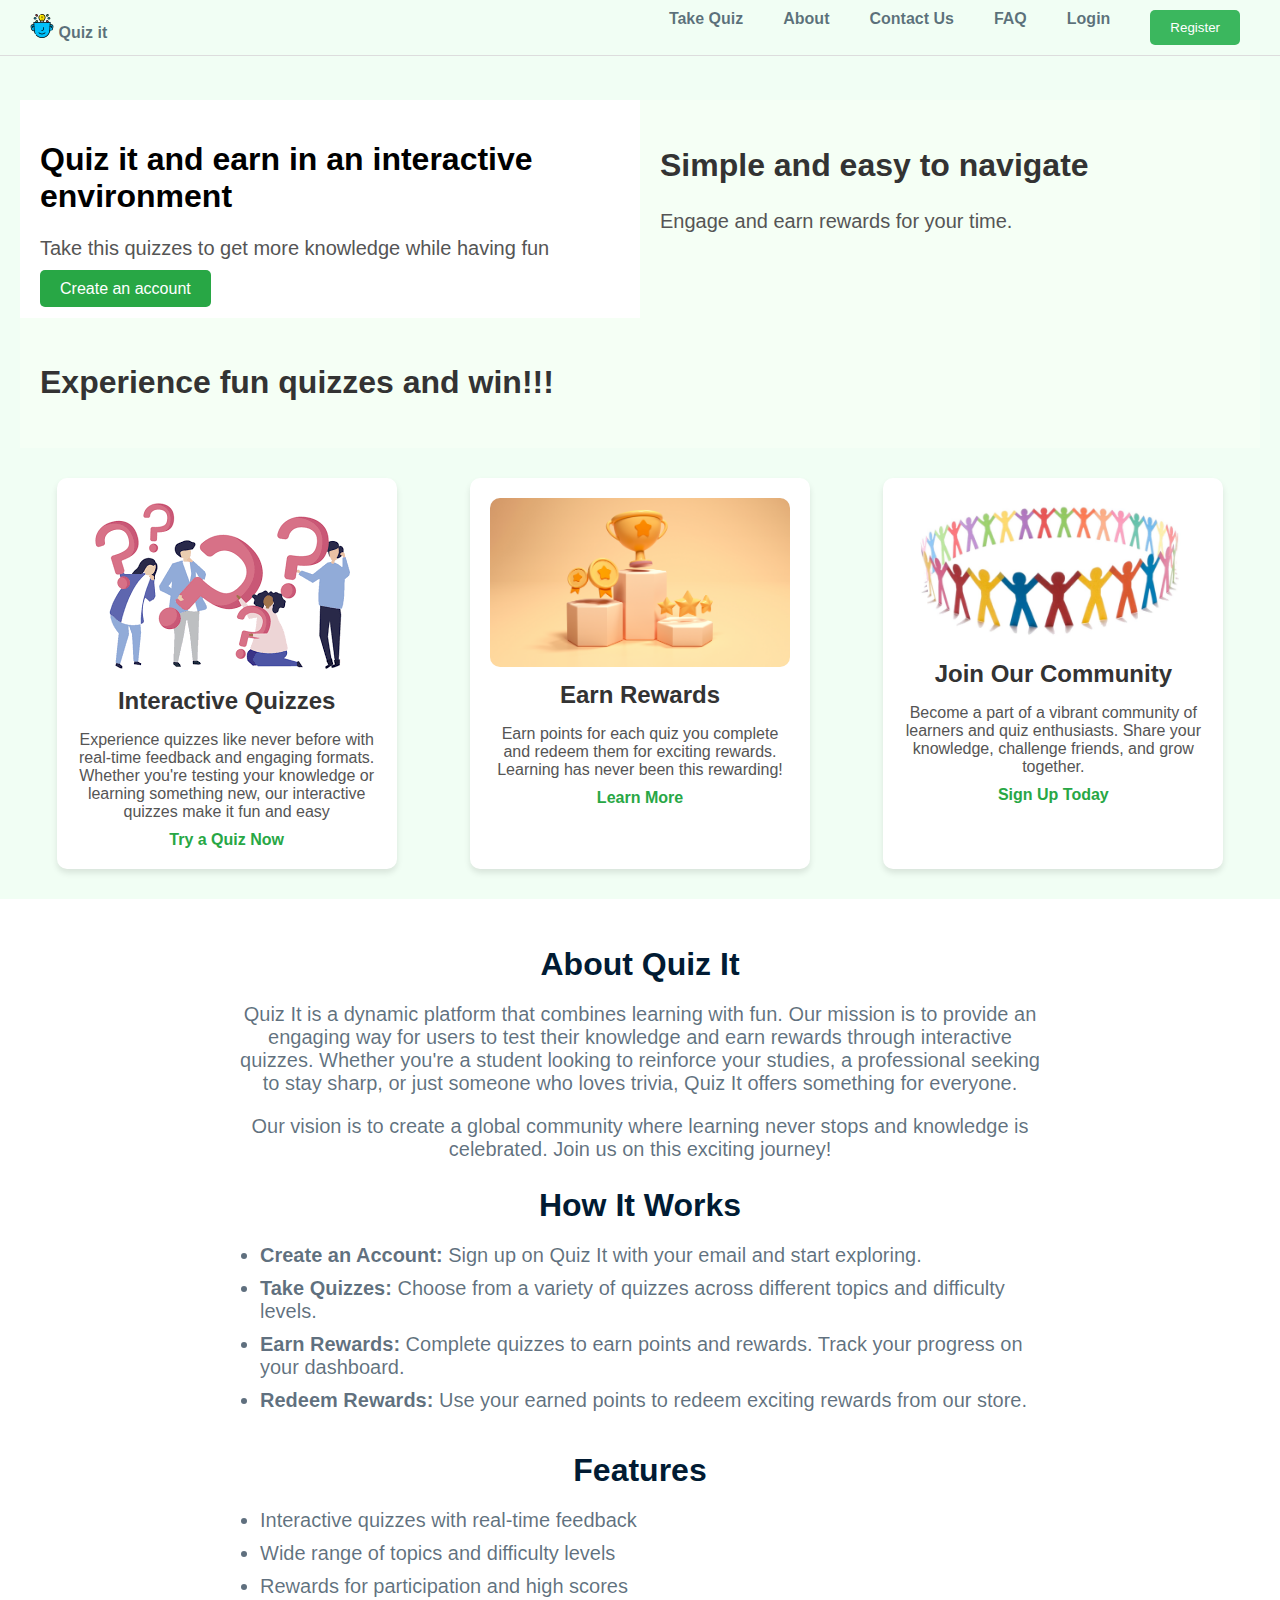
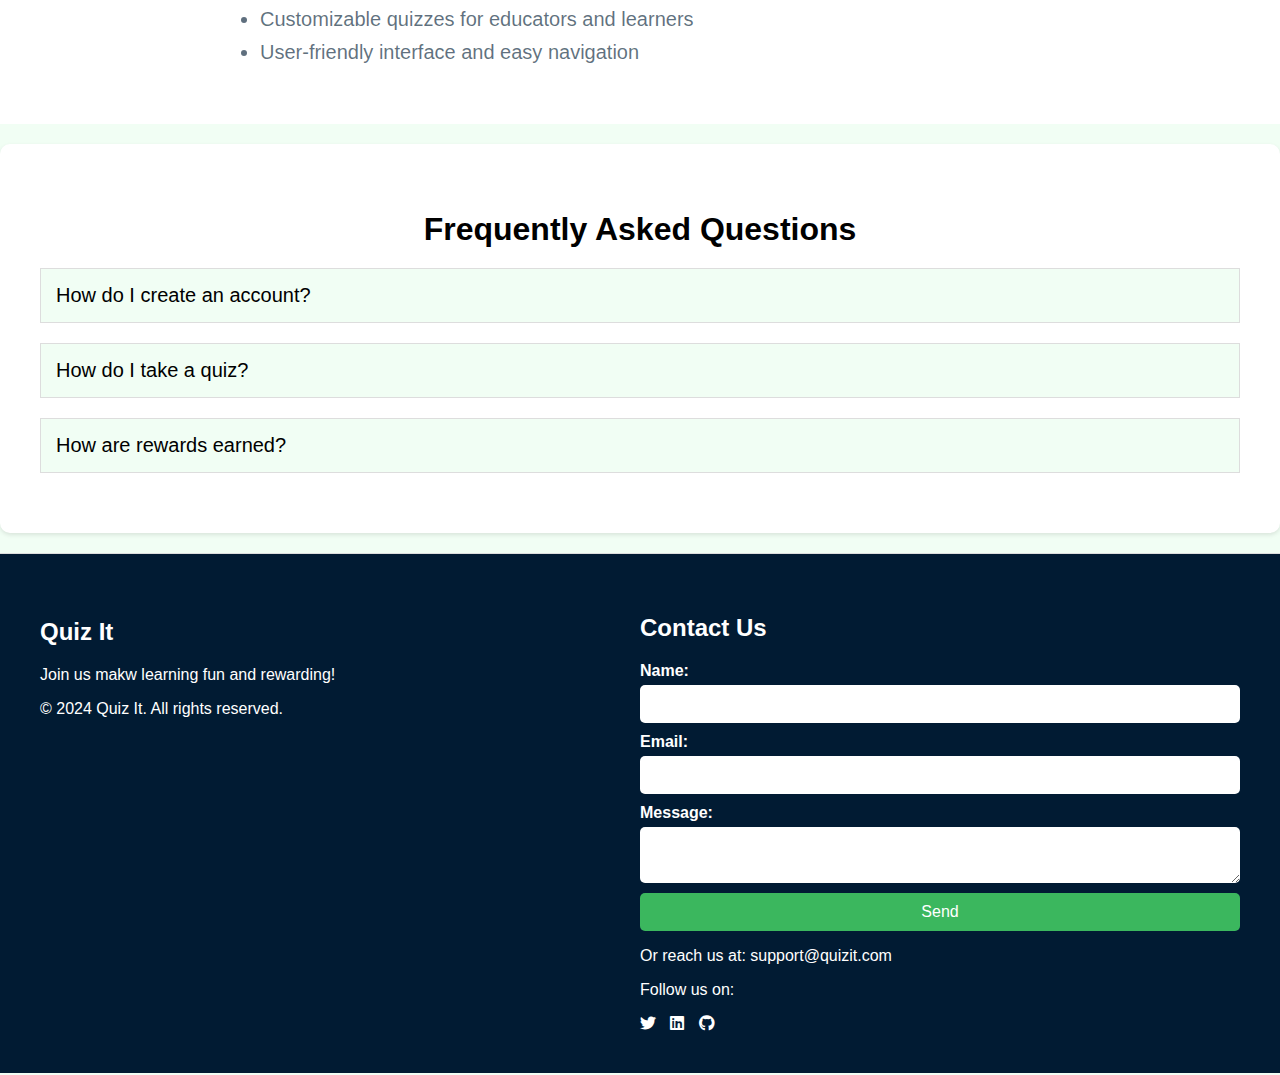
<file: index.html>
<!DOCTYPE html>
<html lang="en">

<head>
    <meta charset="UTF-8">
    <meta name="viewport" content="width=device-width, initial-scale=1.0">
    <title>Quiz it - Take Quiz and Get Rewards</title>
    <link rel="shortcut icon" href="assets/images/inspiration.png" type="image/x-icon">
    <link rel="stylesheet" href="assets/styles/style.css">
    <link rel="stylesheet" href="https://cdnjs.cloudflare.com/ajax/libs/font-awesome/6.0.0-beta3/css/all.min.css">

</head>

<body>
    <!-- Header -->
    <header>
        <nav role="navigation">
            <div class="c-left">
                <a href="#">
                    <img src="assets/images/inspiration.png" alt="Quiz it Logo"> <b>Quiz it</b>
                </a>
            </div>
            <div class="menu-toggle" id="menu-toggle">
                <div></div>
                <div></div>
                <div></div>
            </div>
            <div class="c-right">
                <ul class="menu">
                    <li>
                        <a href="take-quiz.html">Take Quiz</a>
                    </li>
                    <li>
                        <a href="about.html">About</a>
                    </li>
                    <li>
                        <a href="contact.html">Contact Us</a>
                    </li>
                    <li>
                        <a href="faq.html">FAQ</a>
                    </li>
                    <li>
                        <a href="login.php">Login</a>
                    </li>
                    <li>
                        <a href="register.php"><button>Register</button></a>
                    </li>
                </ul>
            </div>
        </nav>
        <!-- mobile view header -->
        <div class="mobile-menu" id="mobile-menu">
            <a href="take-quiz.html">Take Quiz</a>
            <a href="about.html">About</a>
            <a href="contact.html">Contact Us</a>
            <a href="faq.html">FAQ</a>
            <a href="login.php">Login</a>
            <a href="register.php"><button>Register</button></a>
        </div>
    </header>
    <main role="main">
        <div class="container">
            <div class="wrap-left">
                <h1>Quiz it and earn in an interactive environment</h1>
                <p>Take this quizzes to get more knowledge while having fun</p>
                <div class="buttons">
                    <a href="register.php" class="btn-primary">Create an account</a>
                </div>
            </div>
            <div class="wrap-right">
                <h2>Simple and easy to navigate</h2>
                <p>Engage and earn rewards for your time.</p>

            </div>
        </div>
        <div class="wrap-right">
            <h2>Experience fun quizzes and win!!!</h2>
        </div>
        <!-- cards  that contains features of quiz it-->
        <div class="cards-container">
            <div class="card">
                <img src="assets/images/quiz.png" alt="interactive quizzes">
                <h2>Interactive Quizzes</h2>
                <p>
                    Experience quizzes like never before with
                    real-time feedback and engaging formats. Whether you're testing your knowledge or learning something
                    new,
                    our interactive quizzes make it fun and easy
                </p>
                <a href="#">Try a Quiz Now</a>
            </div>
            <div class="card">
                <img src="assets/images/rewards.png" alt="rewards">
                <h2>Earn Rewards</h2>
                <p>
                    Earn points for each quiz you complete and redeem them for exciting rewards.
                    Learning has never been this rewarding!
                </p>
                <a href="#">Learn More</a>
            </div>
            <div class="card">
                <img src="assets/images/community.jpg" alt="An image representing community">
                <h2>Join Our Community</h2>
                <p>
                    Become a part of a vibrant community of learners and quiz enthusiasts.
                    Share your knowledge, challenge friends, and grow together.
                </p>
                <a href="#">Sign Up Today</a>
            </div>
        </div>
    </main>
    <!-- About -->
    <section id="about">
        <h2>About Quiz It</h2>
        <p>Quiz It is a dynamic platform that combines learning with fun. Our mission is to provide an engaging way for
            users to test their knowledge and earn rewards through interactive quizzes. Whether you're a student looking
            to reinforce your studies, a professional seeking to stay sharp, or just someone who loves trivia, Quiz It
            offers something for everyone.</p>
        <p>Our vision is to create a global community where learning never stops and knowledge is celebrated. Join us on
            this exciting journey!</p>
        <div>
            <h2>How It Works</h2>
            <ul>
                <li><strong>Create an Account:</strong> Sign up on Quiz It with your email and start exploring.</li>
                <li><strong>Take Quizzes:</strong> Choose from a variety of quizzes across different topics and
                    difficulty levels.</li>
                <li><strong>Earn Rewards:</strong> Complete quizzes to earn points and rewards. Track your progress on
                    your dashboard.</li>
                <li><strong>Redeem Rewards:</strong> Use your earned points to redeem exciting rewards from our store.
                </li>
            </ul>
        </div>
        <div>
            <h2>Features</h2>
            <ul>
                <li>Interactive quizzes with real-time feedback</li>
                <li>Wide range of topics and difficulty levels</li>
                <li>Rewards for participation and high scores</li>
                <li>Customizable quizzes for educators and learners</li>
                <li>User-friendly interface and easy navigation</li>
            </ul>
        </div>
    </section>
    <!-- FAQ -->
    <section id="faq">
        <h2>Frequently Asked Questions</h2>
        <div class="faq-item">
            <button class="faq-question">How do I create an account?</button>
            <div class="faq-answer">
                <p>Click on the "Register" button on the homepage and fill in your details. You'll receive a
                    confirmation email.</p>
            </div>
        </div>
        <div class="faq-item">
            <button class="faq-question">How do I take a quiz?</button>
            <div class="faq-answer">
                <p>After logging in, navigate to the "Take Quiz" section, choose a quiz, and start answering the
                    questions.</p>
            </div>
        </div>
        <div class="faq-item">
            <button class="faq-question">How are rewards earned?</button>
            <div class="faq-answer">
                <p>Points are awarded based on your performance in quizzes. You can accumulate these points and redeem
                    them for various rewards.</p>
            </div>
        </div>
    </section>
    <!-- footer -->
    <footer>
        <div class="footer-content">
            <div class="footer-left">
                <h3>Quiz It</h3>
                <p>Join us makw learning fun and rewarding!</p>
                <p>&copy; 2024 Quiz It. All rights reserved.</p>
            </div>
            <div class="footer-right">
                <section id="contact">
                    <h2>Contact Us</h2>
                    <form action="/contact" method="post">
                        <label for="name">Name:</label>
                        <input type="text" id="name" name="name" required>

                        <label for="email">Email:</label>
                        <input type="email" id="email" name="email" required>

                        <label for="message">Message:</label>
                        <textarea id="message" name="message" required></textarea>

                        <button type="submit">Send</button>
                    </form>
                    <p>Or reach us at: <a href="mailto:support@quizit.com">support@quizit.com</a></p>
                    <p>Follow us on:</p>
                    <a href="https://x.com/codeAKstan" target="_blank"><i class="fab fa-twitter"></i></a>
                    <a href="https://www.linkedin.com/in/codeakstan/" target="_blank"><i
                            class="fab fa-linkedin"></i></a>
                    <a href="https://github.com/codeAKstan/quiz_it-project" target="_blank"><i
                            class="fab fa-github"></i></a>
                </section>
            </div>
        </div>
    </footer>

    <script src="assets/scripts/script.js"></script>
</body>

</html>
</file>
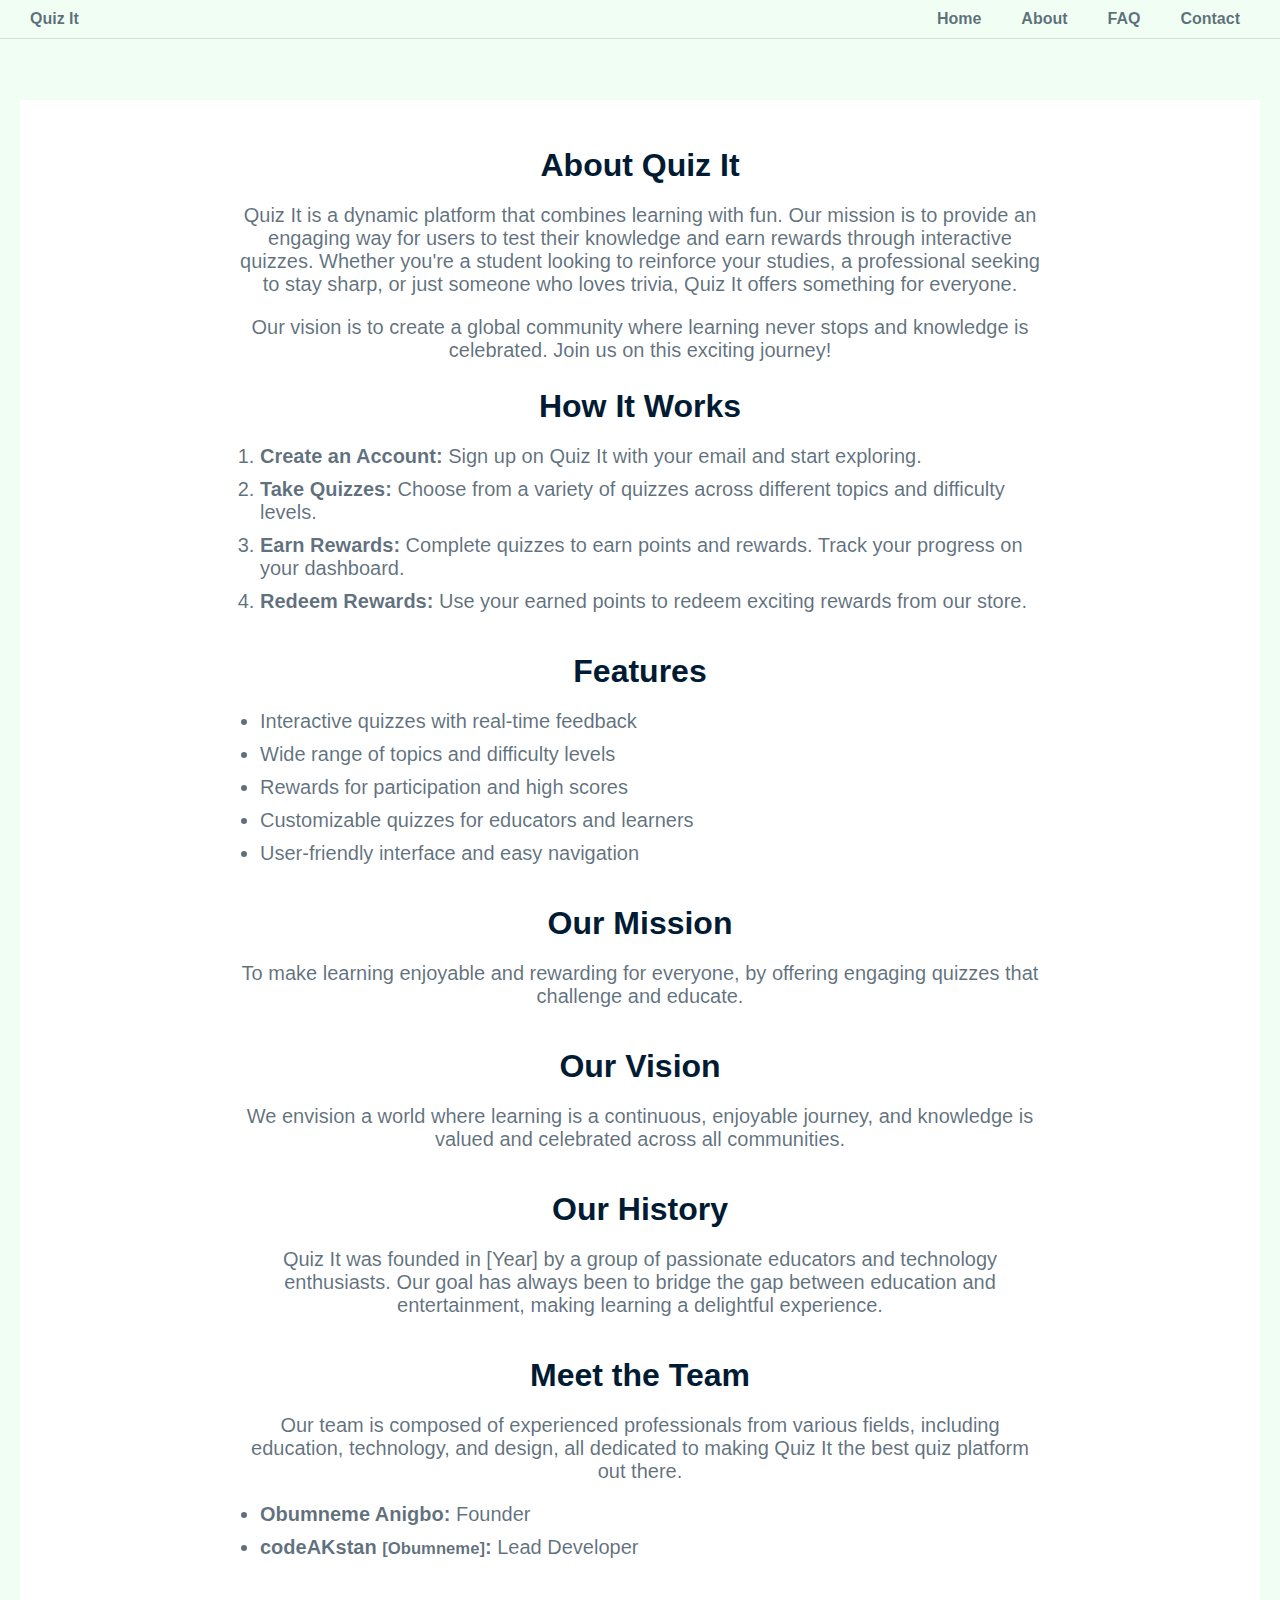
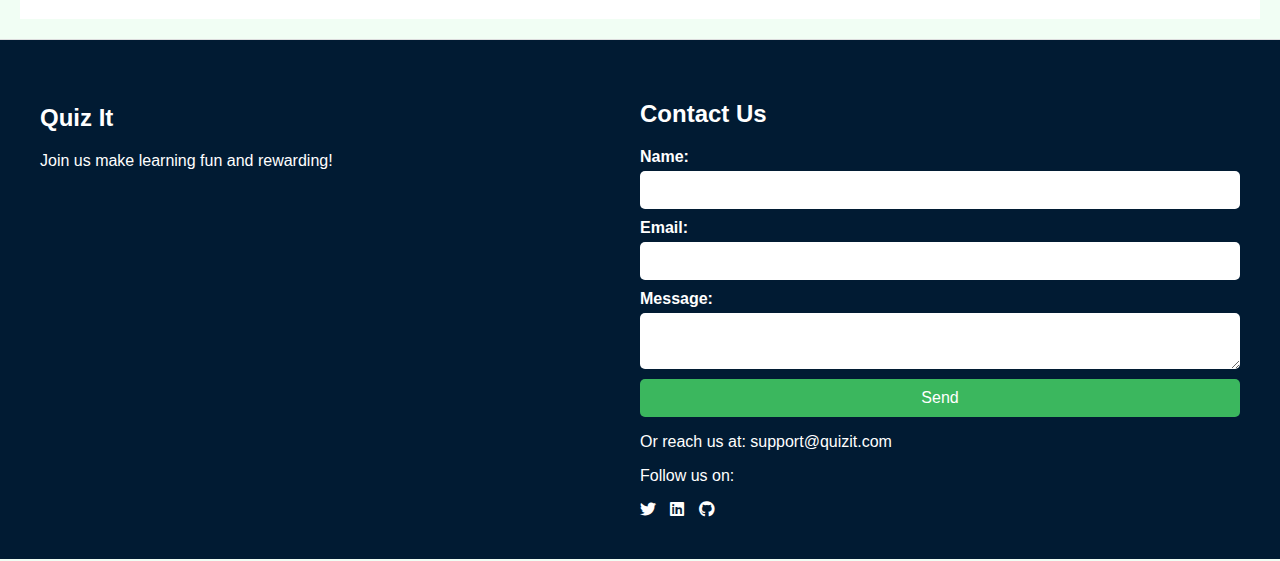
<file: about.html>
<!DOCTYPE html>
<html lang="en">
<head>
    <meta charset="UTF-8">
    <meta name="viewport" content="width=device-width, initial-scale=1.0">
    <title>About Quiz It</title>
    <link rel="shortcut icon" href="assets/images/inspiration.png" type="image/x-icon">
    <link rel="stylesheet" href="assets/styles/style.css">
    <link rel="stylesheet" href="https://cdnjs.cloudflare.com/ajax/libs/font-awesome/6.0.0-beta3/css/all.min.css">
</head>
<body>
    <header>
        <nav>
            <div class="c-left">
                <a href="index.html">Quiz It</a>
            </div>
            <div class="c-right">
                <ul class="menu">
                    <li><a href="index.html">Home</a></li>
                    <li><a href="about.html">About</a></li>
                    <li><a href="faq.html">FAQ</a></li>
                    <li><a href="contact.html">Contact</a></li>
                </ul>
                <!-- <div class="menu-toggle">
                    <div></div>
                    <div></div>
                    <div></div>
                </div> -->
            </div>
        </nav>
        
    </header>

    <main>
        <section id="about">
            <h2>About Quiz It</h2>
            <p>Quiz It is a dynamic platform that combines learning with fun. Our mission is to provide an engaging way for users to test their knowledge and earn rewards through interactive quizzes. Whether you're a student looking to reinforce your studies, a professional seeking to stay sharp, or just someone who loves trivia, Quiz It offers something for everyone.</p>
            <p>Our vision is to create a global community where learning never stops and knowledge is celebrated. Join us on this exciting journey!</p>

            <div>
                <h2>How It Works</h2>
                <ol>
                    <li><strong>Create an Account:</strong> Sign up on Quiz It with your email and start exploring.</li>
                    <li><strong>Take Quizzes:</strong> Choose from a variety of quizzes across different topics and difficulty levels.</li>
                    <li><strong>Earn Rewards:</strong> Complete quizzes to earn points and rewards. Track your progress on your dashboard.</li>
                    <li><strong>Redeem Rewards:</strong> Use your earned points to redeem exciting rewards from our store.</li>
                </ol>
            </div>

            <div>
                <h2>Features</h2>
                <ul>
                    <li>Interactive quizzes with real-time feedback</li>
                    <li>Wide range of topics and difficulty levels</li>
                    <li>Rewards for participation and high scores</li>
                    <li>Customizable quizzes for educators and learners</li>
                    <li>User-friendly interface and easy navigation</li>
                </ul>
            </div>

            <!-- Additional Sections -->
            <div>
                <h2>Our Mission</h2>
                <p>To make learning enjoyable and rewarding for everyone, by offering engaging quizzes that challenge and educate.</p>
            </div>

            <div>
                <h2>Our Vision</h2>
                <p>We envision a world where learning is a continuous, enjoyable journey, and knowledge is valued and celebrated across all communities.</p>
            </div>

            <div>
                <h2>Our History</h2>
                <p>Quiz It was founded in [Year] by a group of passionate educators and technology enthusiasts. Our goal has always been to bridge the gap between education and entertainment, making learning a delightful experience.</p>
            </div>

            <div>
                <h2>Meet the Team</h2>
                <p>Our team is composed of experienced professionals from various fields, including education, technology, and design, all dedicated to making Quiz It the best quiz platform out there.</p>
                <ul>
                    <li><strong>Obumneme Anigbo:</strong> Founder</li>
                    <li><strong>codeAKstan <small>[Obumneme]</small>:</strong> Lead Developer</li>
                </ul>
            </div>
        </section>
    </main>

    <footer>
        <div class="footer-content">
            <div class="footer-left">
                <h3>Quiz It</h3>
                <p>Join us  make learning fun and rewarding!</p>
            </div>
            <div class="footer-right">
                <section id="contact">
                    <h2>Contact Us</h2>
                    <form action="/contact" method="post">
                        <label for="name">Name:</label>
                        <input type="text" id="name" name="name" required>
                        
                        <label for="email">Email:</label>
                        <input type="email" id="email" name="email" required>
                        
                        <label for="message">Message:</label>
                        <textarea id="message" name="message" required></textarea>
                        
                        <button type="submit">Send</button>
                    </form>
                    <p>Or reach us at: <a href="mailto:support@quizit.com">support@quizit.com</a></p>
                    <p>Follow us on:</p>
                        <a href="#"><i class="fab fa-twitter"></i></a>
                        <a href="#"><i class="fab fa-linkedin"></i></a>
                        <a href="#"><i class="fab fa-github"></i></a>
                </section>
            </div>
        </div>
    </footer>

    <script src="assets/scripts/script.js"></script>
</body>
</html>
</file>
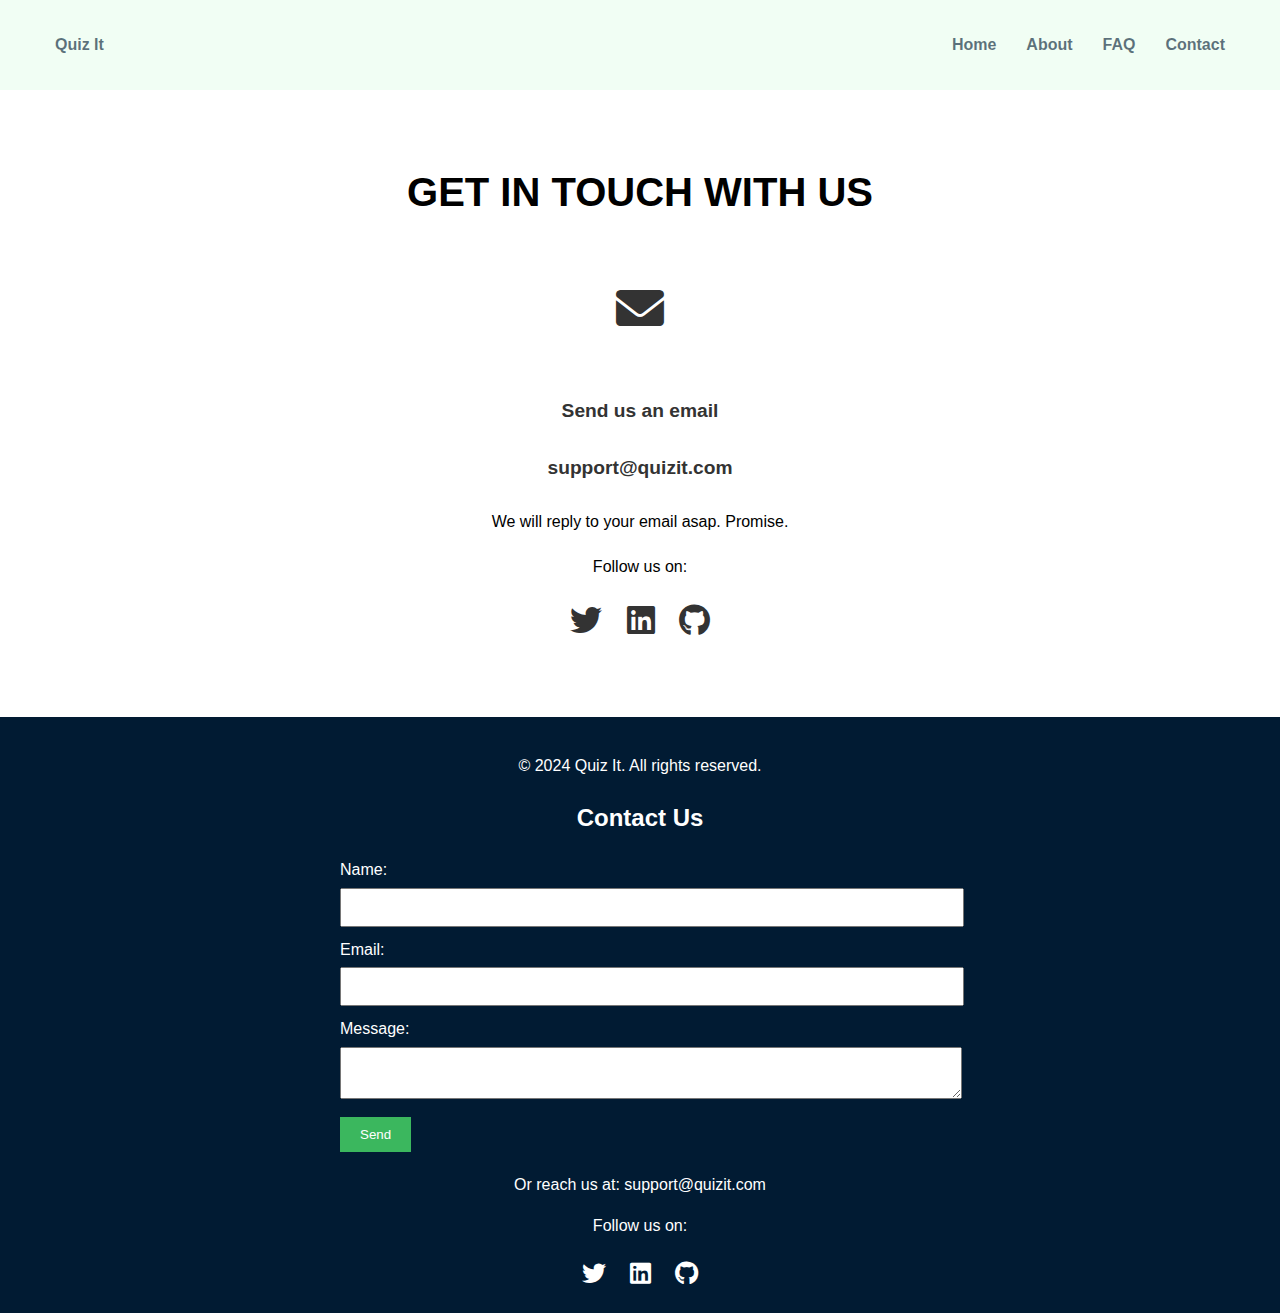
<file: contact.html>
<!DOCTYPE html>
<html lang="en">
<head>
    <meta charset="UTF-8">
    <meta name="viewport" content="width=device-width, initial-scale=1.0">
    <title>Contact Us - Quiz It</title>
    <link rel="stylesheet" href="assets/styles/contact.css">
    <link rel="shortcut icon" href="assets/images/inspiration.png" type="image/x-icon">
    <link rel="stylesheet" href="https://cdnjs.cloudflare.com/ajax/libs/font-awesome/6.0.0-beta3/css/all.min.css">
</head>
<body>
    <header>
        <nav>
            <div class="c-left">
                <a href="index.html">Quiz It</a>
            </div>
            <div class="c-right">
                <ul class="menu">
                    <li><a href="index.html">Home</a></li>
                    <li><a href="about.html">About</a></li>
                    <li><a href="faq.html">FAQ</a></li>
                    <li><a href="contact.html">Contact</a></li>
                </ul>
                <div class="menu-toggle">
                    <div></div>
                    <div></div>
                    <div></div>
                </div>
            </div>
        </nav>
    </header>

    <main>
        <section id="contact-us">
            <h1>GET IN TOUCH WITH US</h1>
            <div class="contact">
                <p><i class="fas fa-envelope"></i></p>
                <h4>Send us an email</h4>
                <h4>support@quizit.com</h4>
                <span>We will reply to your email asap. Promise.</span>
            </div>

            <div class="social-media">
                <p>Follow us on:</p>
                <a href="#"><i class="fab fa-twitter"></i></a>
                <a href="#"><i class="fab fa-linkedin"></i></a>
                <a href="#"><i class="fab fa-github"></i></a>
            </div>
        </section>
    </main>

    <footer>
        <div class="footer-content">
            <p>&copy; 2024 Quiz It. All rights reserved.</p>
            <section id="contact">
                <h2>Contact Us</h2>
                <form action="/contact" method="post">
                    <label for="name">Name:</label>
                    <input type="text" id="name" name="name" required>
                    
                    <label for="email">Email:</label>
                    <input type="email" id="email" name="email" required>
                    
                    <label for="message">Message:</label>
                    <textarea id="message" name="message" required></textarea>
                    
                    <button type="submit">Send</button>
                </form>
                <p>Or reach us at: support@quizit.com</p>
                <p>Follow us on:</p>
                <a href="#"><i class="fab fa-twitter"></i></a>
                <a href="#"><i class="fab fa-linkedin"></i></a>
                <a href="#"><i class="fab fa-github"></i></a>
            </section>
        </div>
    </footer>

    <script src="assets/scripts/script.js"></script>
</body>
</html>
</file>
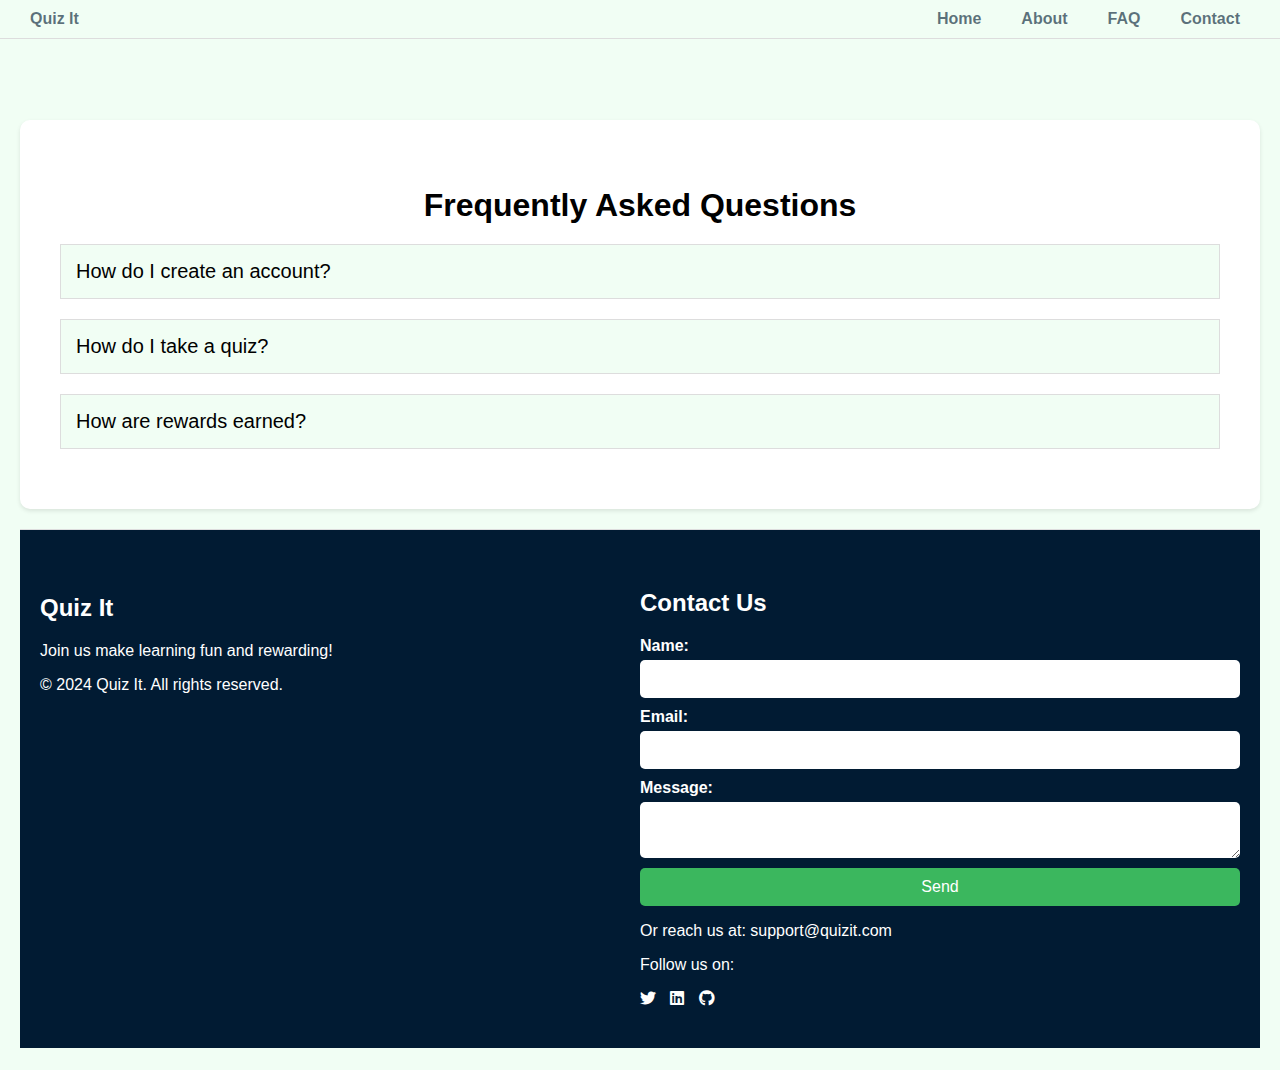
<file: faq.html>
<!DOCTYPE html>
<html lang="en">

<head>
    <meta charset="UTF-8">
    <meta name="viewport" content="width=device-width, initial-scale=1.0">
    <title>FAQ - Quiz It</title>
    <link rel="stylesheet" href="assets/styles/style.css">
    <link rel="shortcut icon" href="assets/images/inspiration.png" type="image/x-icon">
    <link rel="stylesheet" href="https://cdnjs.cloudflare.com/ajax/libs/font-awesome/6.0.0-beta3/css/all.min.css">
</head>

<body>
    <header>
        <nav>
            <div class="c-left">
                <a href="index.html">Quiz It</a>
            </div>
            <div class="c-right">
                <ul class="menu">
                    <li><a href="index.html">Home</a></li>
                    <li><a href="about.html">About</a></li>
                    <li><a href="faq.html">FAQ</a></li>
                    <li><a href="contact.html">Contact</a></li>
                </ul>
                <div class="menu-toggle">
                    <div></div>
                    <div></div>
                    <div></div>
                </div>
            </div>
        </nav>
    </header>

    <main>
        <section id="faq">
            <h2>Frequently Asked Questions</h2>
            <div class="faq-item">
                <button class="faq-question">How do I create an account?</button>
                <div class="faq-answer">
                    <p>Click on the "Register" button on the homepage and fill in your details. You'll receive a
                        confirmation email.</p>
                </div>
            </div>
            <div class="faq-item">
                <button class="faq-question">How do I take a quiz?</button>
                <div class="faq-answer">
                    <p>After logging in, navigate to the "Take Quiz" section, choose a quiz, and start answering the
                        questions.</p>
                </div>
            </div>
            <div class="faq-item">
                <button class="faq-question">How are rewards earned?</button>
                <div class="faq-answer">
                    <p>Points are awarded based on your performance in quizzes. You can accumulate these points and
                        redeem them for various rewards.</p>
                </div>
            </div>
        </section>

        <!-- footer -->
        <footer>
            <div class="footer-content">
                <div class="footer-left">
                    <h3>Quiz It</h3>
                    <p>Join us make learning fun and rewarding!</p>
                    <p>&copy; 2024 Quiz It. All rights reserved.</p>
                </div>
                <div class="footer-right">
                    <section id="contact">
                        <h2>Contact Us</h2>
                        <form action="/contact" method="post">
                            <label for="name">Name:</label>
                            <input type="text" id="name" name="name" required>

                            <label for="email">Email:</label>
                            <input type="email" id="email" name="email" required>

                            <label for="message">Message:</label>
                            <textarea id="message" name="message" required></textarea>

                            <button type="submit">Send</button>
                        </form>
                        <p>Or reach us at: <a href="mailto:support@quizit.com">support@quizit.com</a></p>
                        <p>Follow us on:</p>
                        <a href="#"><i class="fab fa-twitter"></i></a>
                        <a href="#"><i class="fab fa-linkedin"></i></a>
                        <a href="#"><i class="fab fa-github"></i></a>
                    </section>
                </div>
            </div>
        </footer>

        <script src="assets/scripts/script.js"></script>
</body>

</html>
</file>
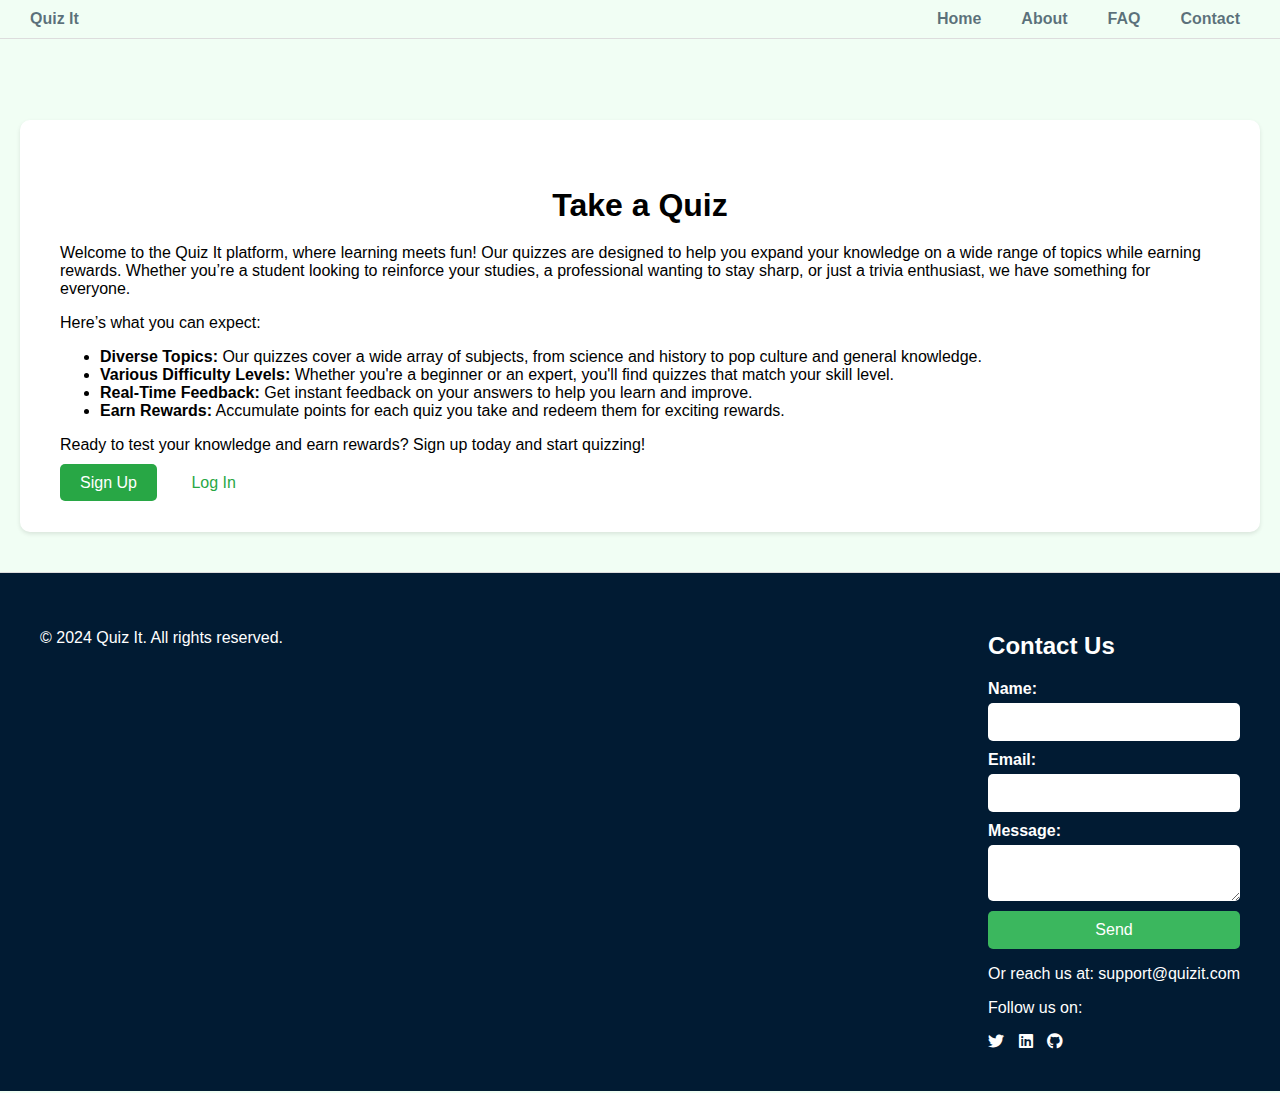
<file: take-quiz.html>
<!DOCTYPE html>
<html lang="en">
<head>
    <meta charset="UTF-8">
    <meta name="viewport" content="width=device-width, initial-scale=1.0">
    <title>Take Quiz - Quiz It</title>
    <link rel="stylesheet" href="assets/styles/style.css">
    <link rel="shortcut icon" href="assets/images/inspiration.png" type="image/x-icon">
    <link rel="stylesheet" href="https://cdnjs.cloudflare.com/ajax/libs/font-awesome/6.0.0-beta3/css/all.min.css">
</head>
<body>
    <header>
        <nav>
            <div class="c-left">
                <a href="index.html">Quiz It</a>
            </div>
            <div class="c-right">
                <ul class="menu">
                    <li><a href="index.html">Home</a></li>
                    <li><a href="about.html">About</a></li>
                    <!-- <li><a href="take-quiz.html">Take Quiz</a></li> -->
                    <li><a href="faq.html">FAQ</a></li>
                    <li><a href="contact.html">Contact</a></li>
                </ul>
                <div class="menu-toggle">
                    <div></div>
                    <div></div>
                    <div></div>
                </div>
            </div>
        </nav>
    </header>

    <main>
        <section id="faq">
            <h2>Take a Quiz</h2>
            <p>Welcome to the Quiz It platform, where learning meets fun! Our quizzes are designed to help you expand your knowledge on a wide range of topics while earning rewards. Whether you’re a student looking to reinforce your studies, a professional wanting to stay sharp, or just a trivia enthusiast, we have something for everyone.</p>
            <p>Here’s what you can expect:</p>
            <ul>
                <li><strong>Diverse Topics:</strong> Our quizzes cover a wide array of subjects, from science and history to pop culture and general knowledge.</li>
                <li><strong>Various Difficulty Levels:</strong> Whether you're a beginner or an expert, you'll find quizzes that match your skill level.</li>
                <li><strong>Real-Time Feedback:</strong> Get instant feedback on your answers to help you learn and improve.</li>
                <li><strong>Earn Rewards:</strong> Accumulate points for each quiz you take and redeem them for exciting rewards.</li>
            </ul>
            <p>Ready to test your knowledge and earn rewards? Sign up today and start quizzing!</p>
            <div class="buttons">
                <a href="register.php" class="btn-primary">Sign Up</a>
                <a href="login.php" class="btn-secondary">Log In</a>
            </div>
        </section>
    </main>

    <footer>
        <div class="footer-content">
            <p>&copy; 2024 Quiz It. All rights reserved.</p>
            <section id="contact">
                <h2>Contact Us</h2>
                <form action="/contact" method="post">
                    <label for="name">Name:</label>
                    <input type="text" id="name" name="name" required>
                    
                    <label for="email">Email:</label>
                    <input type="email" id="email" name="email" required>
                    
                    <label for="message">Message:</label>
                    <textarea id="message" name="message" required></textarea>
                    
                    <button type="submit">Send</button>
                </form>
                <p>Or reach us at: support@quizit.com</p>
                <p>Follow us on:</p>
                <a href="#"><i class="fab fa-twitter"></i></a>
                <a href="#"><i class="fab fa-linkedin"></i></a>
                <a href="#"><i class="fab fa-github"></i></a>
            </section>
        </div>
    </footer>

    <script src="assets/scripts/script.js"></script>
</body>
</html>
</file>
<file: assets/styles/style.css>
body {
    font-family: Arial, sans-serif;
    margin: 0;
    padding: 0;
    background-color: #f1fef4;
}
header {
    background-color: #f1fef4;
    padding: 10px 0;
    border-bottom: 1px solid #ddd;
    width: 100%;
    position: fixed;
    top: 0;
    z-index: 1000;
}
nav {
    display: flex;
    justify-content: space-between;
    align-items: center;
    padding: 0 20px;
}
nav .c-left, nav .c-right {
    display: flex;
    align-items: center;
}
nav a {
    text-decoration: none;
    color: #011b33a1;
    margin: 0 10px;
    font-weight: bold;
}
nav a:hover {
    text-decoration: none;
}
nav ul {
    list-style: none;
    padding: 0;
    margin: 0;
    display: flex;
}
nav ul li {
    margin: 0 10px;
}
nav button {
    background-color: #3bb75e;
    color: white;
    border: none;
    padding: 10px 20px;
    cursor: pointer;
    border-radius: 5px;
}
nav button:hover {
    background-color: #d3e3fd;
}
.menu-toggle {
    display: none;
    flex-direction: column;
    cursor: pointer;
}
.menu-toggle div {
    width: 25px;
    height: 3px;
    background-color: #333;
    margin: 4px 0;
    transition: all 0.3s ease;
}
.menu {
    display: flex;
}
.mobile-menu {
    display: none;
    flex-direction: column;
    background-color: #f1fef4;
    position: absolute;
    top: 60px;
    left: 0;
    width: 100%;
    z-index: 999;
    padding: 20px 0;
}
.mobile-menu a {
    padding: 10px 20px;
    display: block;
    text-decoration: none;
    font-weight: bold;
}
main {
    margin-top: 80px;
    padding: 20px;
}
.mobile-menu  button {
    background-color: #3bb75e;
    color: white;
    border: none;
    padding: 20px 20px;
    cursor: pointer;
    border-radius: 5px;
    width: 300px;
    margin-left: 20px;
}
.container {
    display: flex;
    justify-content: space-between;
}
footer {
    text-align: center;
    padding: 20px;
    background-color: #f8f8f8;
    border-top: 1px solid #ddd;
}
.wrap-left, .wrap-right {
    flex: 1;
    padding: 20px;
    text-align: left;
}
.wrap-left {
    background-color: #FFFFFF;
}
.wrap-right {
    background-color: #F5FFF5;
}
.wrap-left h2, .wrap-right h1, .wrap-right h2 {
    font-size: 2rem;
    color: #333;
}
.wrap-left p, .wrap-right p {
    font-size: 1.25rem;
    color: #555;
}
.buttons {
    margin-top: 20px;
}
.buttons .btn-primary {
    background-color: #28a745;
    color: white;
    padding: 10px 20px;
    text-decoration: none;
    border-radius: 5px;
    margin-right: 10px;
}
.buttons .btn-secondary {
    color: #28a745;
    text-decoration: none;
    padding: 10px 20px;
}
.buttons .btn-primary:hover {
    background-color: #218838;
}
.buttons .btn-secondary:hover {
    text-decoration: underline;
}
@media (max-width: 768px) {
    .menu {
        display: none;
    }
    .menu-toggle {
        display: flex;
        position: absolute;
        right: 20px; 
    }
    .mobile-menu.show {
        display: flex;
    }
    .menu-toggle.open div:nth-child(1) {
        transform: rotate(45deg) translate(5px, 5px);
    }
    .menu-toggle.open div:nth-child(2) {
        opacity: 0;
    }
    .menu-toggle.open div:nth-child(3) {
        transform: rotate(-45deg) translate(6px, -6px);
    }
    .container {
        flex-direction: column;
    }
}

/* Styles for Cards Section */
.cards-container {
    display: flex;
    justify-content: space-around;
    flex-wrap: wrap;
    margin-top: 20px;
}
.card {
    background-color: #fff;
    border-radius: 10px;
    box-shadow: 0 4px 6px rgba(0, 0, 0, 0.1);
    margin: 10px;
    padding: 20px;
    text-align: center;
    flex: 1;
    max-width: 300px;
}
.card img {
    max-width: 100%;
    border-radius: 10px;
}
.card h2 {
    font-size: 1.5rem;
    color: #333;
    margin: 10px 0;
}
.card p {
    font-size: 1rem;
    color: #555;
    margin-bottom: 10px;
}
.card a {
    color: #28a745;
    text-decoration: none;
    font-weight: bold;
}
.card a:hover {
    color: #0d273d;
}

/* FAQ */
#faq {
    background-color: #fff;
    padding: 40px;
    border-radius: 10px;
    box-shadow: 0 2px 4px rgba(0, 0, 0, 0.1);
    margin: 20px 0;
}
#faq h2 {
    font-size: 2rem;
    margin-bottom: 20px;
    text-align: center;
}

.faq-item {
    margin-bottom: 20px;
}
.faq-question {
    background-color: #f1fef4;
    border: 1px solid #ddd;
    padding: 15px;
    width: 100%;
    text-align: left;
    font-size: 1.25rem;
    cursor: pointer;
    outline: none;
    transition: background-color 0.3s;
}

.faq-question:hover {
    background-color: #e2e2e2;
}

.faq-answer {
    max-height: 0;
    overflow: hidden;
    transition: max-height 0.3s ease-out;
    background-color: #f9f9f9;
    padding: 0 15px;
}

.faq-answer p {
    margin: 15px 0;
}

#about {
    padding: 20px;
    background-color: #fff;
    text-align: center;
}
#about h2 {
    font-size: 2rem;
    color: #011b33;
    margin-bottom: 20px;
}
#about p {
    font-size: 1.25rem;
    color: #011b33a1;
    margin-bottom: 20px;
    max-width: 800px;
    margin-left: auto;
    margin-right: auto;
}
#about div {
    margin-bottom: 40px;
}
#about ol, #about ul {
    text-align: left;
    max-width: 800px;
    margin-left: auto;
    margin-right: auto;
}
#about ol li, #about ul li {
    font-size: 1.25rem;
    color: #011b33a1;
    margin-bottom: 10px;
}
/* footer style */

footer {
    background-color: #011b33;
    color: white;
    padding: 40px 20px;
    display: flex;
    justify-content: center;
    align-items: center;
    text-align: left;
}
.footer-content {
    display: flex;
    justify-content: space-between;
    width: 100%;
    max-width: 1200px;
}
.footer-left {
    flex: 1;
}
.footer-left h3 {
    font-size: 1.5rem;
    margin-bottom: 20px;
}
.footer-left p {
    font-size: 1rem;
    margin-bottom: 10px;
}
.footer-right {
    flex: 1;
}
#contact {
    text-align: left;
}
#contact h2 {
    font-size: 1.5rem;
    margin-bottom: 20px;
}
#contact form {
    display: flex;
    flex-direction: column;
}
#contact label {
    margin-bottom: 5px;
    font-weight: bold;
}
#contact input, #contact textarea {
    margin-bottom: 10px;
    padding: 10px;
    border: none;
    border-radius: 5px;
    font-size: 1rem;
}
#contact button {
    background-color: #3bb75e;
    color: white;
    border: none;
    padding: 10px;
    cursor: pointer;
    border-radius: 5px;
    font-size: 1rem;
}
#contact button:hover {
    background-color: #218838;
}
#contact p {
    font-size: 1rem;
}
#contact a {
    margin-right: 10px;
    text-decoration: none;
}
#contact a {
    margin-right: 10px;
    color: white;
}
#contact a:hover {
    color: #3bb75e;
}
</file>
<file: assets/styles/contact.css>
body {
    font-family: Arial, sans-serif;
    line-height: 1.6;
    margin: 0;
    padding: 0;
    box-sizing: border-box;
}

header {
    background: #f1fef4;
    color: #011b33a1;
    padding: 1rem 0;
}

nav {
    display: flex;
    justify-content: space-between;
    align-items: center;
    max-width: 1200px;
    margin: 0 auto;
    padding: 0 20px;
}

nav a {
    color: #011b33a1;
    text-decoration: none;
    margin: 0 15px;
    font-weight: bold;
}

.menu {
    list-style: none;
    display: flex;
}

.menu-toggle {
    display: none;
}

main {
    padding: 20px;
}

#contact-us {
    text-align: center;
    margin-top: 50px;
}

#contact-us h1 {
    font-size: 2.5rem;
    margin-bottom: 20px;
}

.contact {
    margin: 20px 0;
}

.contact p {
    font-size: 3rem;
    color: #333;
}

.contact h4 {
    font-size: 1.2rem;
    color: #333;
}

.social-media {
    margin-top: 20px;
}

.social-media a {
    margin: 0 10px;
    color: #333;
    font-size: 2rem;
    text-decoration: none;
}

footer {
    background: #011b33;
    color: #fff;
    text-align: center;
    padding: 20px 0;
    margin-top: 50px;
}

footer .footer-content {
    max-width: 1200px;
    margin: 0 auto;
    padding: 0 20px;
}

footer a {
    color: #fff;
    margin: 0 10px;
    font-size: 1.5rem;
}

footer form {
    max-width: 600px;
    margin: 20px auto;
    text-align: left;
}

footer form label {
    display: block;
    margin-bottom: 5px;
}

footer form input,
footer form textarea {
    width: 100%;
    padding: 10px;
    margin-bottom: 10px;
}

footer form button {
    padding: 10px 20px;
    background: #3bb75e;
    color: #fff;
    border: none;
    cursor: pointer;
}
</file>
